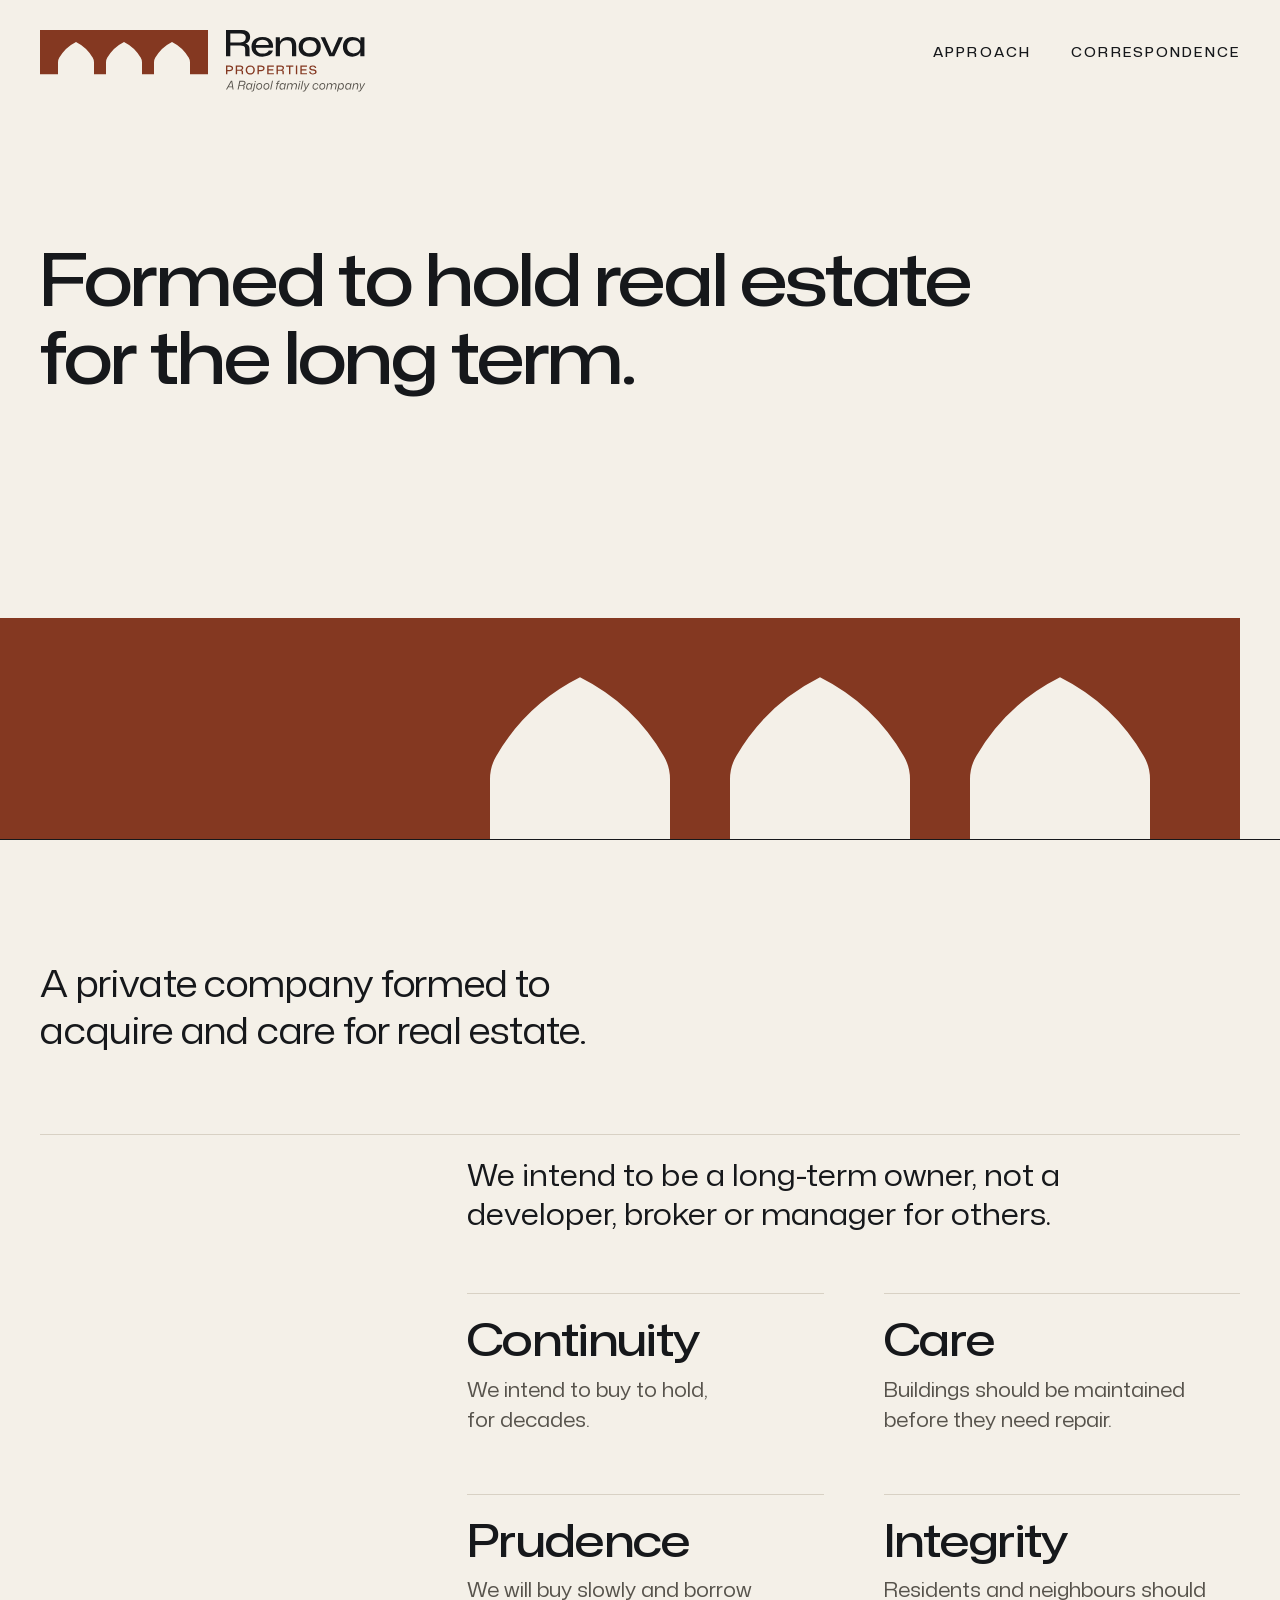
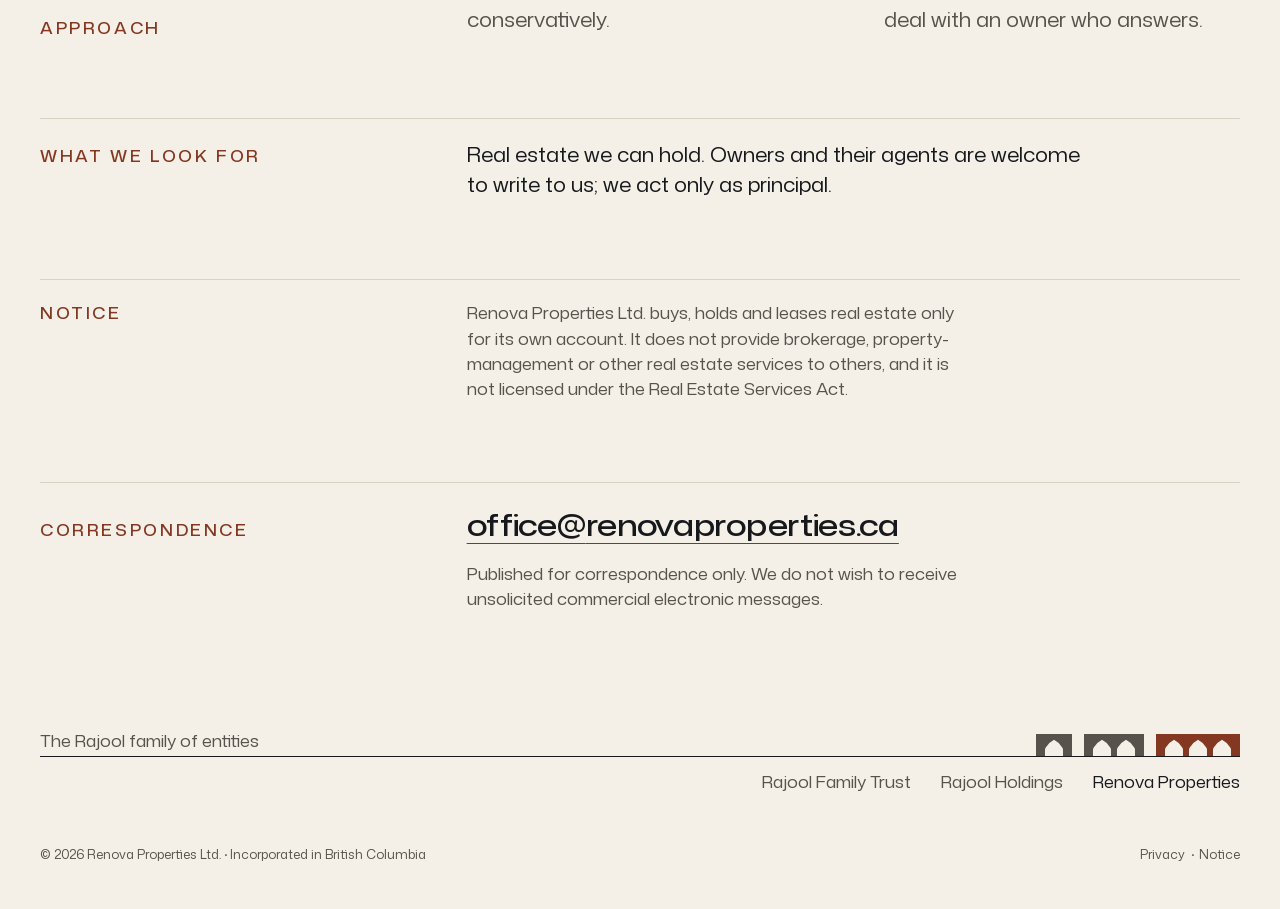
<file: index.html>
<!doctype html>
<html lang="en-CA">
<head>
<meta charset="utf-8">
<meta http-equiv="Content-Security-Policy" content="default-src 'none'; style-src 'self'; font-src 'self'; img-src 'self'; base-uri 'none'; form-action 'none'; upgrade-insecure-requests">
<meta name="viewport" content="width=device-width, initial-scale=1">
<meta name="referrer" content="strict-origin-when-cross-origin">
<title>Renova Properties</title>
<meta name="description" content="A private British Columbia company formed to acquire, care for and hold real estate for the long term.">
<meta name="robots" content="noindex">
<link rel="canonical" href="https://renovaproperties.ca/">
<meta property="og:type" content="website">
<meta property="og:site_name" content="Renova Properties">
<meta property="og:title" content="Renova Properties">
<meta property="og:description" content="A private British Columbia company formed to acquire, care for and hold real estate for the long term.">
<meta property="og:url" content="https://renovaproperties.ca/">
<meta property="og:locale" content="en_CA">
<meta property="og:image" content="https://renovaproperties.ca/assets/og.png?v=c6cda3461e">
<meta property="og:image:type" content="image/png">
<meta property="og:image:width" content="1200">
<meta property="og:image:height" content="630">
<meta property="og:image:alt" content="Renova Properties">
<meta name="twitter:card" content="summary_large_image">
<script type="application/ld+json">{"@context":"https://schema.org","@graph":[{"@type":"Corporation","@id":"https://renovaproperties.ca/#organization","name":"Renova Properties","legalName":"Renova Properties Ltd.","url":"https://renovaproperties.ca/","email":"office\u0040renovaproperties.ca","logo":"https://renovaproperties.ca/apple-touch-icon.png","description":"A private British Columbia company formed to acquire, care for and hold real estate for the long term."},{"@type":"WebSite","@id":"https://renovaproperties.ca/#website","name":"Renova Properties","url":"https://renovaproperties.ca/","publisher":{"@id":"https://renovaproperties.ca/#organization"}}]}</script>
<meta name="color-scheme" content="light">
<meta name="theme-color" content="#F4F0E8">
<link rel="preload" href="./assets/fonts/monasans-expanded-500-latin.woff2?v=4d032e9714" as="font" type="font/woff2" crossorigin>
<link rel="preload" href="./assets/fonts/monasans-semiexpanded-400-latin.woff2?v=7b20d30480" as="font" type="font/woff2" crossorigin>
<link rel="stylesheet" href="./assets/site.css?v=3ea23cbf12">
<link rel="icon" href="./favicon.ico?v=6ed0759dfd" sizes="32x32">
<link rel="icon" href="./icon.svg?v=09286f09c6" type="image/svg+xml">
<link rel="apple-touch-icon" href="./apple-touch-icon.png?v=fc18b44050">

</head>
<body>
<a class="skip-link" href="#main">Skip to content</a>
<header class="site-header">
<div class="wrap site-header__inner">
<a class="site-mark" href="./" aria-current="page"><svg viewBox="0 0 815 155" width="326" height="62" role="img" aria-label="Renova Properties, a Rajool family company"><title>Renova Properties, a Rajool family company</title><path class="mark" fill="#843821" fill-rule="evenodd" d="M0 110.83V0H420V110.83H375V80.83A22.5 22.5 0 0 0 371.99 69.58A100.44 100.44 0 0 0 330 30A100.44 100.44 0 0 0 288.01 69.58A22.5 22.5 0 0 0 285 80.83V110.83H255V80.83A22.5 22.5 0 0 0 251.99 69.58A100.44 100.44 0 0 0 210 30A100.44 100.44 0 0 0 168.01 69.58A22.5 22.5 0 0 0 165 80.83V110.83H135V80.83A22.5 22.5 0 0 0 131.99 69.58A100.44 100.44 0 0 0 90 30A100.44 100.44 0 0 0 48.01 69.58A22.5 22.5 0 0 0 45 80.83V110.83Z"/><path class="name" fill="#16181B" d="M465 65.76v-65.76h38.7q4.42 0 7.85 0.77t6.04 2.3 4.33 3.74 2.58 4.96 0.85 6q0 6.32-3.11 10.51t-8.8 5.82v0.54q3.61 0.54 5.91 2.17t3.39 4.23q1.08 2.62 1.08 6.32v11.73q0 1.71 0.13 3.29t0.77 3.38h-11q-0.46-1.53-0.59-3.16t-0.14-3.6v-9.93q0-3.42-0.99-5.68t-3.52-3.29-7.12-1.04h-26.61v-8.12h25.79q7.67 0 10.78-3.2t3.12-8.35q0-2.97-1-5.05t-2.84-3.38-4.37-1.89-5.69-0.59h-24.71v57.28zm91.2 0.81q-8.48 0-14.66-3.06t-9.51-8.53-3.34-12.85q0-7.67 3.34-13.22t9.56-8.57 14.52-3.02q8.93 0 15.07 3.29t9.15 9.25q3.03 5.95 2.3 14.25h-43.12q0.19 4.69 2.31 8.03t5.95 5.1 8.88 1.76q5.69 0 9.93-2.21t5.32-5.82h10.28q-0.9 4.78-4.46 8.3t-9.11 5.41-12.41 1.89zm-16.87-27.96l-0.54-0.9h34.01l-0.72 0.81q0.09-4.42-1.89-7.53t-5.55-4.74-8.53-1.62-8.66 1.71-5.73 4.87-2.39 7.4zm50.07 27.15v-47.72h10.19l0.27 9.83h0.64q2.61-5.14 7.89-7.84t11.41-2.71q4.6 0 8.39 1.17t6.54 3.75 4.28 6.85q1.54 4.29 1.54 10.51v26.16h-10.47v-24.35q0-5.42-1.44-8.98t-4.46-5.28-7.72-1.71q-4.96 0-8.7 2.12t-5.82 5.82-2.08 8.75v23.63zm84.98 0.9q-6.32 0-11.42-1.71t-8.75-4.92-5.63-7.75q-1.99-4.56-1.99-10.24 0-7.67 3.48-13.22t9.69-8.52q6.23-2.98 14.62-2.98 6.22 0 11.32 1.67t8.75 4.92 5.64 7.8 1.98 10.33q0 7.48-3.43 13.03t-9.65 8.57-14.61 3.02zm0-8.3q5.32 0 9.2-1.98t5.95-5.68 2.08-8.66q0-3.79-1.18-6.86t-3.42-5.23q-2.26-2.17-5.46-3.29t-7.17-1.13q-5.42 0-9.25 1.98t-5.95 5.73-2.12 8.8q0 3.7 1.21 6.72t3.43 5.18 5.41 3.3q3.21 1.12 7.27 1.12zm48.98 7.4l-21.74-47.72h10.91l11.46 26.34 5.32 13.26h0.63l5.24-13.26 11.45-26.34h10.83l-21.65 47.72zm57.64 0.81q-5.32 0-9.69-1.71t-7.49-4.96-4.83-7.8-1.71-10.15q0-7.58 2.97-13.13t8.35-8.52 12.4-2.98q4.96 0 8.75 1.22t6.5 3.38 4.15 5.05h0.54l0.27-8.93h9.92v47.72h-10.37v-9.38h-0.54q-2.26 4.6-7.45 7.4t-11.77 2.79zm2.98-8.11q5.23 0 8.98-2.08t5.72-5.5q1.99-3.43 1.99-7.4v-3.61q0-3.88-1.99-7.17t-5.72-5.28q-3.75-1.98-8.98-1.98-4.87 0-8.48 1.94t-5.64 5.59-2.03 8.98q0 5.05 2.03 8.79t5.64 5.73 8.48 1.99z"/><path class="descriptor" fill="#843821" d="M465 110.83v-21.87h9.72q2.64 0 4.43 0.84t2.7 2.38 0.91 3.71q0 2.22-0.99 3.78t-2.8 2.37-4.28 0.81h-6.63v-2.64h6.33q2.46 0 3.68-1.16t1.21-3.07q0-2.07-1.29-3.12t-3.6-1.05h-6.66l0.69-0.69v19.71zm24.36 0v-21.87h11.64q1.38 0 2.51 0.25t1.97 0.75q0.86 0.5 1.44 1.2t0.87 1.64 0.29 2.07q0 2.04-1.04 3.43t-2.92 1.94v0.18q1.23 0.21 2.01 0.75t1.13 1.42 0.34 2.12v3.81q0 0.57 0.05 1.14t0.28 1.17h-3.48q-0.18-0.48-0.22-1.05t-0.05-1.29v-3.21q0-1.14-0.33-1.88t-1.17-1.11-2.4-0.37h-7.86v-2.67h7.68q2.46 0 3.48-1.08t1.02-2.76q0-0.99-0.31-1.68t-0.92-1.14-1.42-0.65q-0.83-0.19-1.85-0.19h-7.32v19.08zm36.24 0.27q-2.61 0-4.71-0.78t-3.6-2.25-2.28-3.54-0.78-4.62q0-2.58 0.8-4.65t2.27-3.53q1.49-1.45 3.59-2.23t4.71-0.78 4.69 0.78 3.59 2.25 2.29 3.52q0.8 2.06 0.8 4.64 0 2.55-0.8 4.62t-2.29 3.54-3.59 2.25q-2.08 0.78-4.69 0.78zm0-2.88q2.43 0 4.19-1.01t2.71-2.86 0.96-4.44q0-1.98-0.55-3.53t-1.58-2.61-2.47-1.62q-1.46-0.55-3.26-0.55-2.43 0-4.18 0.97t-2.72 2.84-0.96 4.5q0 1.95 0.55 3.49t1.58 2.63 2.48 1.63q1.45 0.56 3.25 0.56zm18.09 2.61v-21.87h9.72q2.64 0 4.43 0.84t2.7 2.38 0.91 3.71q0 2.22-0.99 3.78t-2.8 2.37-4.28 0.81h-6.63v-2.64h6.33q2.46 0 3.68-1.16t1.21-3.07q0-2.07-1.29-3.12t-3.6-1.05h-6.66l0.69-0.69v19.71zm24.36 0v-21.87h16.62v2.88h-14.04l0.84-0.87v17.85l-0.84-0.87h14.07v2.88zm2.64-9.81v-2.67h12.51v2.67zm20.58 9.81v-21.87h11.64q1.38 0 2.51 0.25t1.98 0.75 1.44 1.2 0.86 1.64q0.29 0.93 0.29 2.07 0 2.04-1.04 3.43t-2.92 1.94v0.18q1.23 0.21 2.01 0.75t1.13 1.42 0.34 2.12v3.81q0 0.57 0.04 1.14t0.29 1.17h-3.48q-0.18-0.48-0.22-1.05t-0.05-1.29v-3.21q0-1.14-0.33-1.88t-1.17-1.11-2.4-0.37h-7.86v-2.67h7.68q2.46 0 3.48-1.08t1.02-2.76q0-0.99-0.32-1.68t-0.91-1.14-1.42-0.65-1.85-0.19h-7.32v19.08zm31.29 0v-19.35h3.42v19.35zm-7.35-18.96v-2.91h18.21v2.91zm24.45 18.96v-21.87h3.42v21.87zm11.25 0v-21.87h16.62v2.88h-14.04l0.84-0.87v17.85l-0.84-0.87h14.07v2.88zm2.64-9.81v-2.67h12.51v2.67zm28.68 10.08q-3.21 0-5.28-0.92t-3.09-2.52-1.08-3.67h3.57q0.06 1.44 0.72 2.46t1.98 1.54 3.27 0.53q1.77 0 3-0.41t1.86-1.2 0.63-1.96q0-1.02-0.36-1.67t-1.11-1.03-1.92-0.66-2.76-0.51q-1.98-0.3-3.52-0.72t-2.61-1.1-1.64-1.72-0.57-2.58q0-1.95 1.07-3.35t3.01-2.14 4.62-0.75 4.56 0.78 2.93 2.22q1.03 1.44 1.09 3.42h-3.48q-0.06-1.35-0.72-2.21t-1.81-1.27-2.72-0.42q-1.59 0-2.7 0.4t-1.71 1.14-0.6 1.79q0 1.2 0.61 1.84t1.97 1.01 3.54 0.69q1.8 0.24 3.33 0.63t2.67 1.08 1.77 1.86 0.63 3.03q0 1.92-1.05 3.36t-3.07 2.23-5.03 0.8z"/><path class="endorsement" fill="#57534C" d="M465 148.83l12.36-21.87h3.12l3.42 21.87h-2.46l-2.46-16.35-0.45-2.94h-0.15l-1.53 2.85-9.24 16.44zm5.34-5.4l1.02-2.04h9.33l0.24 2.04zm23.61 5.4l4.53-21.87h9q1.83 0 3.05 0.48t1.93 1.24 1.02 1.65 0.33 1.77-0.12 1.58q-0.36 1.74-1.59 2.94t-3.09 1.65l-0.03 0.18q1.05 0.33 1.65 0.97t0.75 1.56-0.12 2.15l-0.75 3.51q-0.21 0.96-0.22 1.41t0.07 0.78h-2.55q-0.09-0.36-0.01-0.9t0.25-1.32l0.66-3.24q0.33-1.47 0.06-2.31t-0.94-1.19-1.64-0.34h-8.1l0.42-2.13h7.56q2.01 0 3.33-0.96t1.68-2.61q0.15-0.57 0.12-1.37t-0.4-1.57-1.31-1.29-2.64-0.51h-6.27l-4.11 19.74zm26.88 0.3q-1.32 0-2.35-0.5t-1.77-1.42-1.08-2.21q-0.35-1.27-0.29-2.83 0.09-2.88 1.07-4.98t2.68-3.24 4.02-1.14q1.29 0 2.32 0.46t1.76 1.31 0.99 1.95h0.18l0.84-3.45h2.28l-3.3 15.75h-2.28l0.48-2.76-0.12-0.03q-0.84 1.56-2.28 2.32t-3.15 0.77zm0.99-2.04q1.41 0 2.49-0.57t1.82-1.64 1.03-2.44l0.33-1.62q0.39-1.77 0.02-3.12t-1.4-2.1-2.58-0.75q-1.74 0-2.99 0.91t-1.93 2.52-0.75 3.74q-0.06 1.53 0.41 2.68t1.36 1.77 2.19 0.62zm6.54 6.75l0.39-1.92h1.11q1.29 0 1.92-0.54t0.93-1.92l3.42-16.38h2.4l-3.51 16.8q-0.27 1.35-0.9 2.22t-1.59 1.3-2.25 0.44zm9.72-23.46q-0.63 0-1.02-0.36t-0.39-0.93q0-0.63 0.45-1.04t1.17-0.4q0.63 0 1.02 0.34t0.39 0.95q0 0.63-0.43 1.03t-1.19 0.41zm8.88 18.75q-1.56 0-2.78-0.53t-2.06-1.5q-0.86-0.97-1.26-2.32t-0.29-3q0.09-2.64 1.17-4.67t2.96-3.18 4.33-1.15q1.53 0 2.75 0.52t2.05 1.49 1.23 2.31 0.3 3.03q-0.12 2.64-1.2 4.66t-2.92 3.18-4.28 1.16zm0.15-2.01q1.74 0 3.05-0.92t2.05-2.56 0.84-3.81q0.06-1.2-0.22-2.13t-0.84-1.59-1.35-0.99-1.79-0.33q-1.74 0-3.03 0.9t-2.04 2.55-0.84 3.87q-0.03 1.2 0.24 2.14t0.81 1.58 1.34 0.96 1.78 0.33zm17.94 2.01q-1.56 0-2.77-0.53t-2.07-1.5-1.26-2.32-0.29-3q0.09-2.64 1.17-4.67t2.96-3.18 4.33-1.15q1.53 0 2.75 0.52t2.05 1.49 1.23 2.31 0.3 3.03q-0.12 2.64-1.2 4.66t-2.92 3.18-4.28 1.16zm0.15-2.01q1.74 0 3.05-0.92t2.05-2.56 0.84-3.81q0.06-1.2-0.22-2.13t-0.84-1.59-1.35-0.99-1.79-0.33q-1.74 0-3.03 0.9t-2.04 2.55-0.84 3.87q-0.03 1.2 0.24 2.14t0.81 1.58 1.34 0.96 1.78 0.33zm10.29 1.71l4.53-21.87h2.4l-4.56 21.87zm14.07 0l2.88-13.8h-2.55l0.42-1.95h2.55l0.63-3.03q0.33-1.56 1.35-2.33t2.7-0.76h2.4l-0.42 1.95h-1.62q-0.93 0-1.42 0.37t-0.68 1.22l-0.54 2.58h3.09l-0.42 1.95h-3.09l-2.88 13.8zm14.67 0.3q-1.32 0-2.35-0.5t-1.77-1.42-1.08-2.21q-0.35-1.27-0.29-2.83 0.09-2.88 1.07-4.98t2.68-3.24 4.02-1.14q1.29 0 2.33 0.46t1.75 1.31 0.99 1.95h0.18l0.84-3.45h2.28l-3.3 15.75h-2.28l0.48-2.76-0.12-0.03q-0.84 1.56-2.28 2.32t-3.15 0.77zm0.99-2.04q1.41 0 2.49-0.57t1.82-1.64 1.03-2.44l0.33-1.62q0.39-1.77 0.02-3.12t-1.4-2.1-2.58-0.75q-1.74 0-2.99 0.91t-1.93 2.52-0.75 3.74q-0.06 1.53 0.41 2.68t1.36 1.77 2.19 0.62zm10.95 1.74l3.3-15.75h2.25l-0.45 2.85h0.18q0.93-1.5 2.39-2.33t3.16-0.82q1.86 0 3.08 0.97t1.45 2.81h0.24q1.02-1.95 2.63-2.87t3.43-0.91q1.74 0 2.93 0.79t1.6 2.37-0.09 3.92l-1.86 8.97h-2.4l1.8-8.61q0.36-1.71 0.15-2.91t-1.01-1.83-2.2-0.63q-1.35 0-2.46 0.63t-1.86 1.77-1.08 2.67l-1.86 8.91h-2.43l1.8-8.61q0.36-1.77 0.14-2.96t-0.99-1.8-2.15-0.61q-1.29 0-2.4 0.6t-1.89 1.72-1.11 2.72l-1.86 8.94zm28.47 0l3.27-15.75h2.43l-3.33 15.75zm5.22-18.45q-0.63 0-1.02-0.36t-0.39-0.93q0-0.63 0.45-1.04t1.17-0.4q0.63 0 1.02 0.34t0.39 0.95q0 0.63-0.44 1.03t-1.18 0.41zm1.77 18.45l4.53-21.87h2.4l-4.56 21.87zm5.07 5.01l0.42-2.04h0.9q0.84 0 1.49-0.14t1.15-0.54 0.99-1.21l1.56-2.58-0.06 1.08-2.97-15.33h2.46l1.2 7.5 0.78 4.83h0.18l2.64-4.83 4.05-7.5h2.73l-10.2 17.46q-0.72 1.23-1.51 1.96t-1.83 1.04-2.48 0.3zm31.08-4.71q-1.56 0-2.77-0.51t-2.06-1.49-1.24-2.34q-0.41-1.36-0.29-3.04 0.06-1.77 0.66-3.39t1.68-2.88 2.61-1.98 3.51-0.72q1.83 0 3.23 0.72t2.17 1.99 0.78 2.96h-2.28q-0.03-1.08-0.55-1.91t-1.43-1.29-2.1-0.46q-1.47 0-2.58 0.61t-1.83 1.68-1.09 2.42-0.41 2.82q0 1.53 0.5 2.61t1.42 1.63 2.22 0.56q1.26 0 2.27-0.44t1.71-1.23 1.03-1.9h2.34q-0.36 1.71-1.45 2.95t-2.66 1.94-3.39 0.69zm16.89 0q-1.56 0-2.77-0.53t-2.07-1.5-1.26-2.32-0.29-3q0.09-2.64 1.17-4.67t2.96-3.18 4.33-1.15q1.53 0 2.75 0.52t2.05 1.49 1.23 2.31 0.3 3.03q-0.12 2.64-1.2 4.66t-2.92 3.18-4.28 1.16zm0.15-2.01q1.74 0 3.05-0.92t2.05-2.56 0.84-3.81q0.06-1.2-0.22-2.13t-0.84-1.59-1.35-0.99-1.79-0.33q-1.74 0-3.03 0.9t-2.04 2.55-0.84 3.87q-0.03 1.2 0.24 2.14t0.81 1.58 1.34 0.96 1.78 0.33zm10.29 1.71l3.3-15.75h2.25l-0.45 2.85h0.18q0.93-1.5 2.39-2.33t3.16-0.82q1.86 0 3.08 0.97t1.45 2.81h0.24q1.02-1.95 2.63-2.87t3.43-0.91q1.74 0 2.93 0.79t1.6 2.37-0.09 3.92l-1.86 8.97h-2.4l1.8-8.61q0.36-1.71 0.15-2.91t-1-1.83-2.21-0.63q-1.35 0-2.46 0.63t-1.86 1.77-1.08 2.67l-1.86 8.91h-2.43l1.8-8.61q0.36-1.77 0.14-2.96t-0.99-1.8-2.15-0.61q-1.29 0-2.4 0.6t-1.89 1.72-1.11 2.72l-1.86 8.94zm27.42 5.01l4.32-20.76h2.28l-0.48 2.79h0.12q0.87-1.53 2.31-2.31t3.12-0.78q1.32 0 2.36 0.49t1.77 1.43 1.08 2.2q0.34 1.28 0.28 2.87-0.06 2.85-1.05 4.93t-2.7 3.24-4.02 1.16q-1.26 0-2.31-0.47t-1.75-1.3-1.01-1.95h-0.15l-1.74 8.46zm9.03-6.78q1.74 0 2.99-0.9t1.93-2.52 0.72-3.75q0.06-1.56-0.39-2.69t-1.34-1.75-2.2-0.63q-1.41 0-2.5 0.58t-1.82 1.62-1.02 2.45l-0.33 1.62q-0.36 1.77 0 3.12t1.38 2.1 2.58 0.75zm16.89 2.07q-1.32 0-2.35-0.5t-1.77-1.42-1.08-2.21q-0.35-1.27-0.29-2.83 0.09-2.88 1.07-4.98t2.68-3.24 4.02-1.14q1.29 0 2.33 0.46t1.75 1.31 0.99 1.95h0.18l0.84-3.45h2.28l-3.3 15.75h-2.28l0.48-2.76-0.12-0.03q-0.84 1.56-2.28 2.32t-3.15 0.77zm0.99-2.04q1.41 0 2.49-0.57t1.82-1.64 1.03-2.44l0.33-1.62q0.39-1.77 0.02-3.12t-1.4-2.1-2.58-0.75q-1.74 0-2.98 0.91t-1.94 2.52-0.75 3.74q-0.06 1.53 0.41 2.68t1.36 1.77 2.19 0.62zm10.95 1.74l3.27-15.75h2.22l-0.42 2.85h0.18q0.96-1.59 2.49-2.37t3.12-0.78q1.26 0 2.24 0.45t1.57 1.33 0.78 2.22-0.21 3.14l-1.86 8.91h-2.4l1.8-8.67q0.36-1.71 0.15-2.9t-1-1.81-2.21-0.63q-1.32 0-2.44 0.63t-1.92 1.75-1.1 2.66l-1.89 8.97zm15.21 5.01l0.42-2.04h0.9q0.84 0 1.49-0.14t1.15-0.54 0.99-1.21l1.56-2.58-0.06 1.08-2.97-15.33h2.46l1.2 7.5 0.78 4.83h0.18l2.64-4.83 4.05-7.5h2.73l-10.2 17.46q-0.72 1.23-1.51 1.96t-1.83 1.04-2.48 0.3z"/></svg></a>
<nav class="site-nav" aria-label="Sections">
<ul class="site-nav__list" role="list"><li><a href="./#approach">Approach</a></li><li><a href="./#correspondence">Correspondence</a></li></ul>
<details class="site-menu">
<summary>Menu</summary>
<ul role="list"><li><a href="./#approach">Approach</a></li><li><a href="./#correspondence">Correspondence</a></li></ul>
</details>
</nav>
</div>
</header>

<main id="main" tabindex="-1">
<section class="hero">
<div class="wrap hero__text">
<h1 class="hero__line">Formed to hold real&nbsp;estate for the long&nbsp;term.</h1>
</div>
<div class="bridge"><div class="wrap bridge__wrap"><svg class="span-bar" viewBox="0 0 420 110.5" aria-hidden="true"><path class="mark" d="M-5000 110.5V0H420V110.5H375V80.5A22.5 22.5 0 0 0 371.99 69.25A100.44 100.44 0 0 0 330 29.67A100.44 100.44 0 0 0 288.01 69.25A22.5 22.5 0 0 0 285 80.5V110.5H255V80.5A22.5 22.5 0 0 0 251.99 69.25A100.44 100.44 0 0 0 210 29.67A100.44 100.44 0 0 0 168.01 69.25A22.5 22.5 0 0 0 165 80.5V110.5H135V80.5A22.5 22.5 0 0 0 131.99 69.25A100.44 100.44 0 0 0 90 29.67A100.44 100.44 0 0 0 48.01 69.25A22.5 22.5 0 0 0 45 80.5V110.5Z"/></svg></div></div>
</section>

<div class="wrap statement">
<p>A private company formed to acquire and care for real&nbsp;estate.</p>
</div>

<section class="section" id="approach">
<div class="wrap section__grid">
<h2>Approach</h2>
<div class="section__body">
<p class="section__lead">We intend to be a long-term owner, not a developer, broker or manager for others.</p>
<dl class="principles">
<div><dt>Continuity</dt><dd>We intend to buy to hold, for decades.</dd></div>
<div><dt>Care</dt><dd>Buildings should be maintained before they need repair.</dd></div>
<div><dt>Prudence</dt><dd>We will buy slowly and borrow conservatively.</dd></div>
<div><dt>Integrity</dt><dd>Residents and neighbours should deal with an owner who answers.</dd></div>
</dl>
</div>
</div>
</section>

<section class="section" id="what-we-look-for">
<div class="wrap section__grid">
<h2>What we look for</h2>
<div class="prose"><p>Real estate we can hold. Owners and their agents are welcome to write to us; we act only as principal.</p></div>
</div>
</section>

<section class="section section--small" id="notice">
<div class="wrap section__grid">
<h2>Notice</h2>
<div class="prose"><p>Renova Properties Ltd. buys, holds and leases real estate only for its own account. It does not provide brokerage, property-management or other real estate services to others, and it is not licensed under the Real Estate Services Act.</p></div>
</div>
</section>

<section class="section" id="correspondence">
<div class="wrap section__grid">
<h2>Correspondence</h2>
<div class="prose">
<p class="mailbox"><a href="&#109;&#97;&#105;&#108;&#116;&#111;&#58;&#111;&#102;&#102;&#105;&#99;&#101;&#64;&#114;&#101;&#110;&#111;&#118;&#97;&#112;&#114;&#111;&#112;&#101;&#114;&#116;&#105;&#101;&#115;&#46;&#99;&#97;">&#111;&#102;&#102;&#105;&#99;&#101;&#64;<wbr>&#114;&#101;&#110;&#111;&#118;&#97;&#112;&#114;&#111;&#112;&#101;&#114;&#116;&#105;&#101;&#115;&#46;&#99;&#97;</a></p>
<p class="casl">Published for correspondence only. We do not wish to receive unsolicited commercial electronic messages.</p>

</div>
</div>
</section>


</main>
<footer class="site-footer">
<div class="wrap">
<div class="family">
<p class="family__line">The Rajool family of entities</p>
<svg class="family__strip" viewBox="0 0.83 1020 110" width="204" height="22" aria-hidden="true"><path class="mark trust" fill="#1F5544" fill-rule="evenodd" d="M0 110.83V0H180V110.83H135V80.83A22.5 22.5 0 0 0 131.99 69.58A100.44 100.44 0 0 0 90 30A100.44 100.44 0 0 0 48.01 69.58A22.5 22.5 0 0 0 45 80.83V110.83Z"/><path class="mark holdings" fill="#2A3F86" fill-rule="evenodd" d="M240 110.83V0H540V110.83H495V80.83A22.5 22.5 0 0 0 491.99 69.58A100.44 100.44 0 0 0 450 30A100.44 100.44 0 0 0 408.01 69.58A22.5 22.5 0 0 0 405 80.83V110.83H375V80.83A22.5 22.5 0 0 0 371.99 69.58A100.44 100.44 0 0 0 330 30A100.44 100.44 0 0 0 288.01 69.58A22.5 22.5 0 0 0 285 80.83V110.83Z"/><path class="mark renova current" fill="#843821" fill-rule="evenodd" d="M600 110.83V0H1020V110.83H975V80.83A22.5 22.5 0 0 0 971.99 69.58A100.44 100.44 0 0 0 930 30A100.44 100.44 0 0 0 888.01 69.58A22.5 22.5 0 0 0 885 80.83V110.83H855V80.83A22.5 22.5 0 0 0 851.99 69.58A100.44 100.44 0 0 0 810 30A100.44 100.44 0 0 0 768.01 69.58A22.5 22.5 0 0 0 765 80.83V110.83H735V80.83A22.5 22.5 0 0 0 731.99 69.58A100.44 100.44 0 0 0 690 30A100.44 100.44 0 0 0 648.01 69.58A22.5 22.5 0 0 0 645 80.83V110.83Z"/></svg>
</div>
<ul class="family__names" role="list"><li><a href="https://rajoolfamilytrust.ca/">Rajool Family Trust</a></li><li><a href="https://rajoolholdings.ca/">Rajool Holdings</a></li><li><a href="https://renovaproperties.ca/" aria-current="page">Renova Properties</a></li></ul>
<div class="legal">
<p class="legal__name"><span>© 2026 Renova Properties Ltd.</span><span class="sep"> · </span><span>Incorporated in British Columbia</span></p>
<ul class="legal__links" role="list">
<li><a href="./privacy/">Privacy</a></li>
<li><a href="./#notice">Notice</a></li>
</ul>
</div>
</div>
</footer>

</body>
</html>
</file>
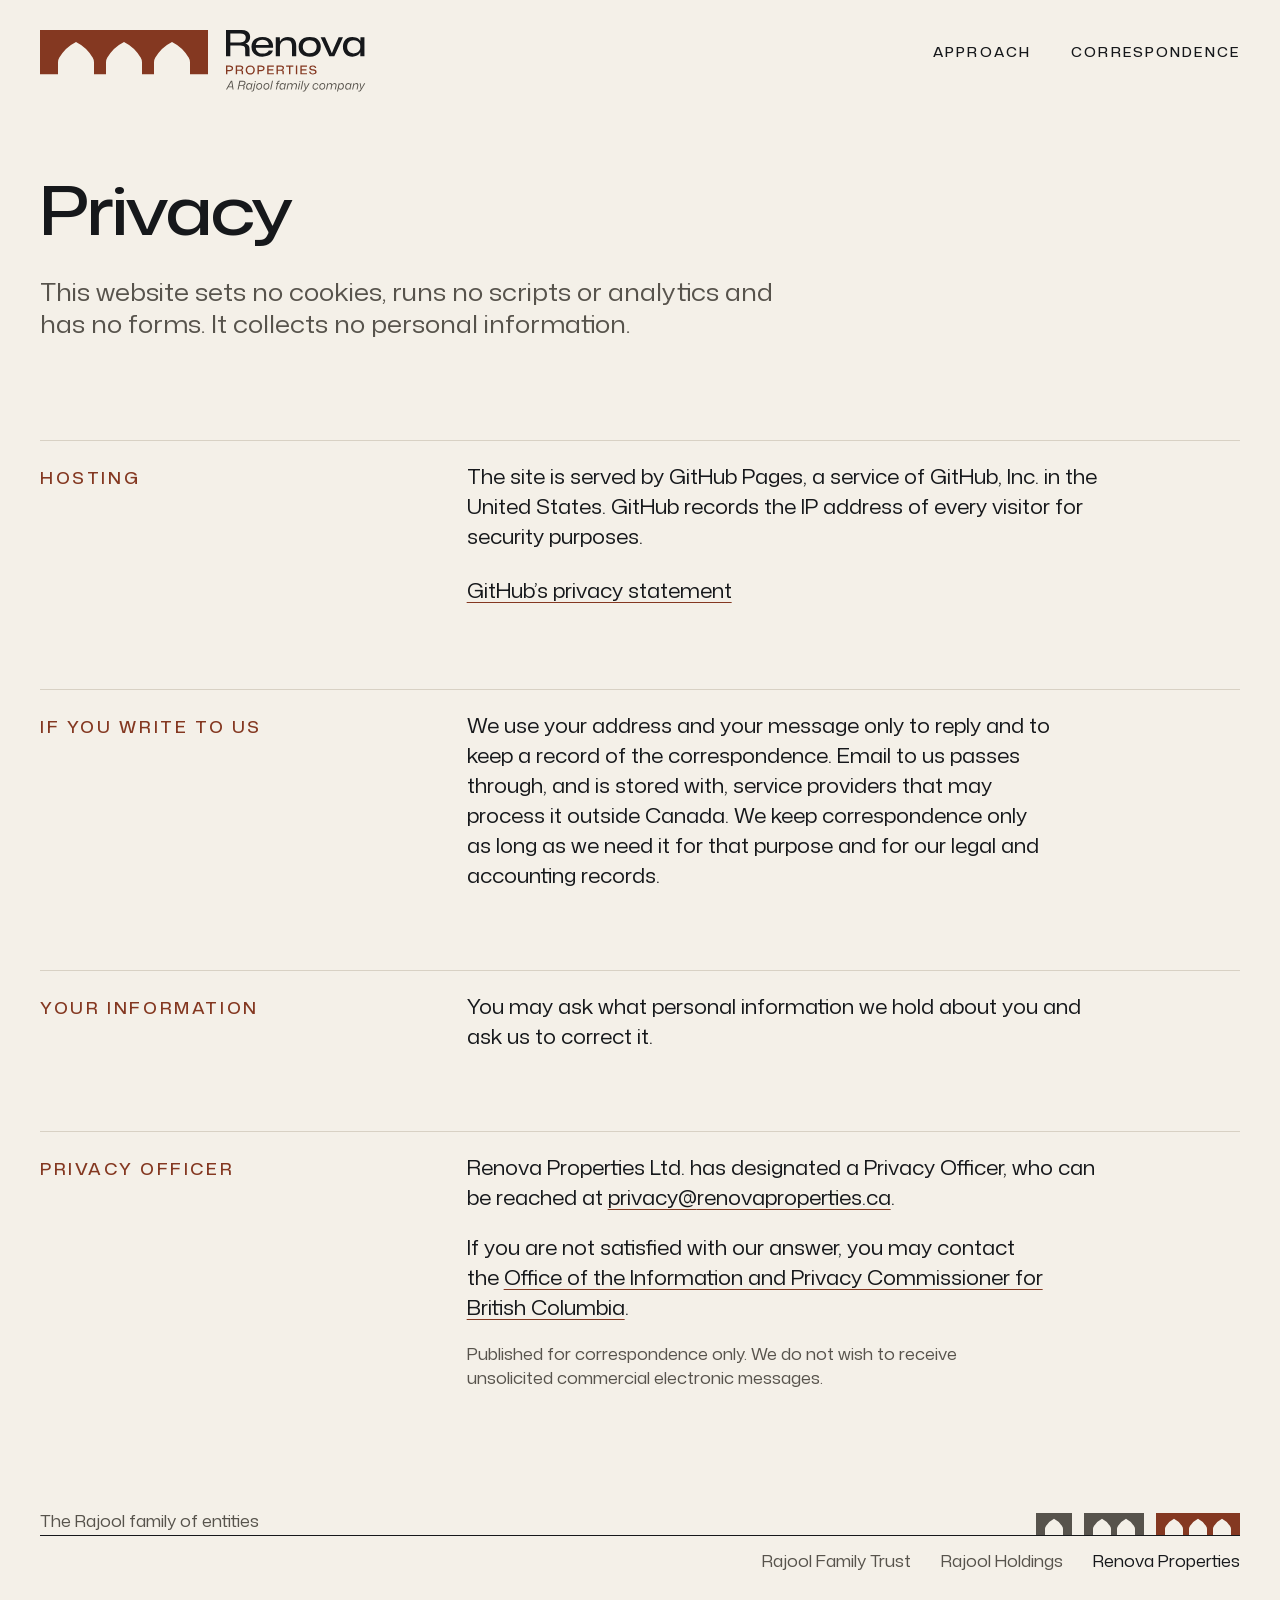
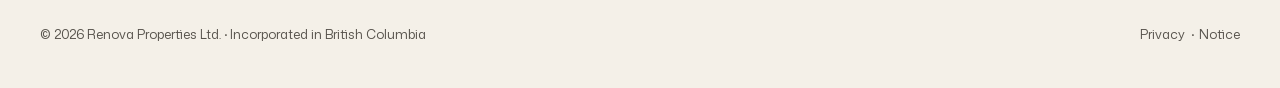
<file: privacy/index.html>
<!doctype html>
<html lang="en-CA">
<head>
<meta charset="utf-8">
<meta http-equiv="Content-Security-Policy" content="default-src 'none'; style-src 'self'; font-src 'self'; img-src 'self'; base-uri 'none'; form-action 'none'; upgrade-insecure-requests">
<meta name="viewport" content="width=device-width, initial-scale=1">
<meta name="referrer" content="strict-origin-when-cross-origin">
<title>Privacy · Renova Properties</title>
<meta name="description" content="This website sets no cookies, runs no scripts or analytics and has no forms. It collects no personal information.">
<meta name="robots" content="noindex">
<link rel="canonical" href="https://renovaproperties.ca/privacy/">
<meta property="og:type" content="website">
<meta property="og:site_name" content="Renova Properties">
<meta property="og:title" content="Privacy · Renova Properties">
<meta property="og:description" content="This website sets no cookies, runs no scripts or analytics and has no forms. It collects no personal information.">
<meta property="og:url" content="https://renovaproperties.ca/privacy/">
<meta property="og:locale" content="en_CA">
<meta property="og:image" content="https://renovaproperties.ca/assets/og.png?v=c6cda3461e">
<meta property="og:image:type" content="image/png">
<meta property="og:image:width" content="1200">
<meta property="og:image:height" content="630">
<meta property="og:image:alt" content="Renova Properties">
<meta name="twitter:card" content="summary_large_image">
<meta name="color-scheme" content="light">
<meta name="theme-color" content="#F4F0E8">
<link rel="preload" href="../assets/fonts/monasans-expanded-500-latin.woff2?v=4d032e9714" as="font" type="font/woff2" crossorigin>
<link rel="preload" href="../assets/fonts/monasans-semiexpanded-400-latin.woff2?v=7b20d30480" as="font" type="font/woff2" crossorigin>
<link rel="stylesheet" href="../assets/site.css?v=3ea23cbf12">
<link rel="icon" href="../favicon.ico?v=6ed0759dfd" sizes="32x32">
<link rel="icon" href="../icon.svg?v=09286f09c6" type="image/svg+xml">
<link rel="apple-touch-icon" href="../apple-touch-icon.png?v=fc18b44050">

</head>
<body>
<a class="skip-link" href="#main">Skip to content</a>
<header class="site-header">
<div class="wrap site-header__inner">
<a class="site-mark" href="../"><svg viewBox="0 0 815 155" width="326" height="62" role="img" aria-label="Renova Properties, a Rajool family company"><title>Renova Properties, a Rajool family company</title><path class="mark" fill="#843821" fill-rule="evenodd" d="M0 110.83V0H420V110.83H375V80.83A22.5 22.5 0 0 0 371.99 69.58A100.44 100.44 0 0 0 330 30A100.44 100.44 0 0 0 288.01 69.58A22.5 22.5 0 0 0 285 80.83V110.83H255V80.83A22.5 22.5 0 0 0 251.99 69.58A100.44 100.44 0 0 0 210 30A100.44 100.44 0 0 0 168.01 69.58A22.5 22.5 0 0 0 165 80.83V110.83H135V80.83A22.5 22.5 0 0 0 131.99 69.58A100.44 100.44 0 0 0 90 30A100.44 100.44 0 0 0 48.01 69.58A22.5 22.5 0 0 0 45 80.83V110.83Z"/><path class="name" fill="#16181B" d="M465 65.76v-65.76h38.7q4.42 0 7.85 0.77t6.04 2.3 4.33 3.74 2.58 4.96 0.85 6q0 6.32-3.11 10.51t-8.8 5.82v0.54q3.61 0.54 5.91 2.17t3.39 4.23q1.08 2.62 1.08 6.32v11.73q0 1.71 0.13 3.29t0.77 3.38h-11q-0.46-1.53-0.59-3.16t-0.14-3.6v-9.93q0-3.42-0.99-5.68t-3.52-3.29-7.12-1.04h-26.61v-8.12h25.79q7.67 0 10.78-3.2t3.12-8.35q0-2.97-1-5.05t-2.84-3.38-4.37-1.89-5.69-0.59h-24.71v57.28zm91.2 0.81q-8.48 0-14.66-3.06t-9.51-8.53-3.34-12.85q0-7.67 3.34-13.22t9.56-8.57 14.52-3.02q8.93 0 15.07 3.29t9.15 9.25q3.03 5.95 2.3 14.25h-43.12q0.19 4.69 2.31 8.03t5.95 5.1 8.88 1.76q5.69 0 9.93-2.21t5.32-5.82h10.28q-0.9 4.78-4.46 8.3t-9.11 5.41-12.41 1.89zm-16.87-27.96l-0.54-0.9h34.01l-0.72 0.81q0.09-4.42-1.89-7.53t-5.55-4.74-8.53-1.62-8.66 1.71-5.73 4.87-2.39 7.4zm50.07 27.15v-47.72h10.19l0.27 9.83h0.64q2.61-5.14 7.89-7.84t11.41-2.71q4.6 0 8.39 1.17t6.54 3.75 4.28 6.85q1.54 4.29 1.54 10.51v26.16h-10.47v-24.35q0-5.42-1.44-8.98t-4.46-5.28-7.72-1.71q-4.96 0-8.7 2.12t-5.82 5.82-2.08 8.75v23.63zm84.98 0.9q-6.32 0-11.42-1.71t-8.75-4.92-5.63-7.75q-1.99-4.56-1.99-10.24 0-7.67 3.48-13.22t9.69-8.52q6.23-2.98 14.62-2.98 6.22 0 11.32 1.67t8.75 4.92 5.64 7.8 1.98 10.33q0 7.48-3.43 13.03t-9.65 8.57-14.61 3.02zm0-8.3q5.32 0 9.2-1.98t5.95-5.68 2.08-8.66q0-3.79-1.18-6.86t-3.42-5.23q-2.26-2.17-5.46-3.29t-7.17-1.13q-5.42 0-9.25 1.98t-5.95 5.73-2.12 8.8q0 3.7 1.21 6.72t3.43 5.18 5.41 3.3q3.21 1.12 7.27 1.12zm48.98 7.4l-21.74-47.72h10.91l11.46 26.34 5.32 13.26h0.63l5.24-13.26 11.45-26.34h10.83l-21.65 47.72zm57.64 0.81q-5.32 0-9.69-1.71t-7.49-4.96-4.83-7.8-1.71-10.15q0-7.58 2.97-13.13t8.35-8.52 12.4-2.98q4.96 0 8.75 1.22t6.5 3.38 4.15 5.05h0.54l0.27-8.93h9.92v47.72h-10.37v-9.38h-0.54q-2.26 4.6-7.45 7.4t-11.77 2.79zm2.98-8.11q5.23 0 8.98-2.08t5.72-5.5q1.99-3.43 1.99-7.4v-3.61q0-3.88-1.99-7.17t-5.72-5.28q-3.75-1.98-8.98-1.98-4.87 0-8.48 1.94t-5.64 5.59-2.03 8.98q0 5.05 2.03 8.79t5.64 5.73 8.48 1.99z"/><path class="descriptor" fill="#843821" d="M465 110.83v-21.87h9.72q2.64 0 4.43 0.84t2.7 2.38 0.91 3.71q0 2.22-0.99 3.78t-2.8 2.37-4.28 0.81h-6.63v-2.64h6.33q2.46 0 3.68-1.16t1.21-3.07q0-2.07-1.29-3.12t-3.6-1.05h-6.66l0.69-0.69v19.71zm24.36 0v-21.87h11.64q1.38 0 2.51 0.25t1.97 0.75q0.86 0.5 1.44 1.2t0.87 1.64 0.29 2.07q0 2.04-1.04 3.43t-2.92 1.94v0.18q1.23 0.21 2.01 0.75t1.13 1.42 0.34 2.12v3.81q0 0.57 0.05 1.14t0.28 1.17h-3.48q-0.18-0.48-0.22-1.05t-0.05-1.29v-3.21q0-1.14-0.33-1.88t-1.17-1.11-2.4-0.37h-7.86v-2.67h7.68q2.46 0 3.48-1.08t1.02-2.76q0-0.99-0.31-1.68t-0.92-1.14-1.42-0.65q-0.83-0.19-1.85-0.19h-7.32v19.08zm36.24 0.27q-2.61 0-4.71-0.78t-3.6-2.25-2.28-3.54-0.78-4.62q0-2.58 0.8-4.65t2.27-3.53q1.49-1.45 3.59-2.23t4.71-0.78 4.69 0.78 3.59 2.25 2.29 3.52q0.8 2.06 0.8 4.64 0 2.55-0.8 4.62t-2.29 3.54-3.59 2.25q-2.08 0.78-4.69 0.78zm0-2.88q2.43 0 4.19-1.01t2.71-2.86 0.96-4.44q0-1.98-0.55-3.53t-1.58-2.61-2.47-1.62q-1.46-0.55-3.26-0.55-2.43 0-4.18 0.97t-2.72 2.84-0.96 4.5q0 1.95 0.55 3.49t1.58 2.63 2.48 1.63q1.45 0.56 3.25 0.56zm18.09 2.61v-21.87h9.72q2.64 0 4.43 0.84t2.7 2.38 0.91 3.71q0 2.22-0.99 3.78t-2.8 2.37-4.28 0.81h-6.63v-2.64h6.33q2.46 0 3.68-1.16t1.21-3.07q0-2.07-1.29-3.12t-3.6-1.05h-6.66l0.69-0.69v19.71zm24.36 0v-21.87h16.62v2.88h-14.04l0.84-0.87v17.85l-0.84-0.87h14.07v2.88zm2.64-9.81v-2.67h12.51v2.67zm20.58 9.81v-21.87h11.64q1.38 0 2.51 0.25t1.98 0.75 1.44 1.2 0.86 1.64q0.29 0.93 0.29 2.07 0 2.04-1.04 3.43t-2.92 1.94v0.18q1.23 0.21 2.01 0.75t1.13 1.42 0.34 2.12v3.81q0 0.57 0.04 1.14t0.29 1.17h-3.48q-0.18-0.48-0.22-1.05t-0.05-1.29v-3.21q0-1.14-0.33-1.88t-1.17-1.11-2.4-0.37h-7.86v-2.67h7.68q2.46 0 3.48-1.08t1.02-2.76q0-0.99-0.32-1.68t-0.91-1.14-1.42-0.65-1.85-0.19h-7.32v19.08zm31.29 0v-19.35h3.42v19.35zm-7.35-18.96v-2.91h18.21v2.91zm24.45 18.96v-21.87h3.42v21.87zm11.25 0v-21.87h16.62v2.88h-14.04l0.84-0.87v17.85l-0.84-0.87h14.07v2.88zm2.64-9.81v-2.67h12.51v2.67zm28.68 10.08q-3.21 0-5.28-0.92t-3.09-2.52-1.08-3.67h3.57q0.06 1.44 0.72 2.46t1.98 1.54 3.27 0.53q1.77 0 3-0.41t1.86-1.2 0.63-1.96q0-1.02-0.36-1.67t-1.11-1.03-1.92-0.66-2.76-0.51q-1.98-0.3-3.52-0.72t-2.61-1.1-1.64-1.72-0.57-2.58q0-1.95 1.07-3.35t3.01-2.14 4.62-0.75 4.56 0.78 2.93 2.22q1.03 1.44 1.09 3.42h-3.48q-0.06-1.35-0.72-2.21t-1.81-1.27-2.72-0.42q-1.59 0-2.7 0.4t-1.71 1.14-0.6 1.79q0 1.2 0.61 1.84t1.97 1.01 3.54 0.69q1.8 0.24 3.33 0.63t2.67 1.08 1.77 1.86 0.63 3.03q0 1.92-1.05 3.36t-3.07 2.23-5.03 0.8z"/><path class="endorsement" fill="#57534C" d="M465 148.83l12.36-21.87h3.12l3.42 21.87h-2.46l-2.46-16.35-0.45-2.94h-0.15l-1.53 2.85-9.24 16.44zm5.34-5.4l1.02-2.04h9.33l0.24 2.04zm23.61 5.4l4.53-21.87h9q1.83 0 3.05 0.48t1.93 1.24 1.02 1.65 0.33 1.77-0.12 1.58q-0.36 1.74-1.59 2.94t-3.09 1.65l-0.03 0.18q1.05 0.33 1.65 0.97t0.75 1.56-0.12 2.15l-0.75 3.51q-0.21 0.96-0.22 1.41t0.07 0.78h-2.55q-0.09-0.36-0.01-0.9t0.25-1.32l0.66-3.24q0.33-1.47 0.06-2.31t-0.94-1.19-1.64-0.34h-8.1l0.42-2.13h7.56q2.01 0 3.33-0.96t1.68-2.61q0.15-0.57 0.12-1.37t-0.4-1.57-1.31-1.29-2.64-0.51h-6.27l-4.11 19.74zm26.88 0.3q-1.32 0-2.35-0.5t-1.77-1.42-1.08-2.21q-0.35-1.27-0.29-2.83 0.09-2.88 1.07-4.98t2.68-3.24 4.02-1.14q1.29 0 2.32 0.46t1.76 1.31 0.99 1.95h0.18l0.84-3.45h2.28l-3.3 15.75h-2.28l0.48-2.76-0.12-0.03q-0.84 1.56-2.28 2.32t-3.15 0.77zm0.99-2.04q1.41 0 2.49-0.57t1.82-1.64 1.03-2.44l0.33-1.62q0.39-1.77 0.02-3.12t-1.4-2.1-2.58-0.75q-1.74 0-2.99 0.91t-1.93 2.52-0.75 3.74q-0.06 1.53 0.41 2.68t1.36 1.77 2.19 0.62zm6.54 6.75l0.39-1.92h1.11q1.29 0 1.92-0.54t0.93-1.92l3.42-16.38h2.4l-3.51 16.8q-0.27 1.35-0.9 2.22t-1.59 1.3-2.25 0.44zm9.72-23.46q-0.63 0-1.02-0.36t-0.39-0.93q0-0.63 0.45-1.04t1.17-0.4q0.63 0 1.02 0.34t0.39 0.95q0 0.63-0.43 1.03t-1.19 0.41zm8.88 18.75q-1.56 0-2.78-0.53t-2.06-1.5q-0.86-0.97-1.26-2.32t-0.29-3q0.09-2.64 1.17-4.67t2.96-3.18 4.33-1.15q1.53 0 2.75 0.52t2.05 1.49 1.23 2.31 0.3 3.03q-0.12 2.64-1.2 4.66t-2.92 3.18-4.28 1.16zm0.15-2.01q1.74 0 3.05-0.92t2.05-2.56 0.84-3.81q0.06-1.2-0.22-2.13t-0.84-1.59-1.35-0.99-1.79-0.33q-1.74 0-3.03 0.9t-2.04 2.55-0.84 3.87q-0.03 1.2 0.24 2.14t0.81 1.58 1.34 0.96 1.78 0.33zm17.94 2.01q-1.56 0-2.77-0.53t-2.07-1.5-1.26-2.32-0.29-3q0.09-2.64 1.17-4.67t2.96-3.18 4.33-1.15q1.53 0 2.75 0.52t2.05 1.49 1.23 2.31 0.3 3.03q-0.12 2.64-1.2 4.66t-2.92 3.18-4.28 1.16zm0.15-2.01q1.74 0 3.05-0.92t2.05-2.56 0.84-3.81q0.06-1.2-0.22-2.13t-0.84-1.59-1.35-0.99-1.79-0.33q-1.74 0-3.03 0.9t-2.04 2.55-0.84 3.87q-0.03 1.2 0.24 2.14t0.81 1.58 1.34 0.96 1.78 0.33zm10.29 1.71l4.53-21.87h2.4l-4.56 21.87zm14.07 0l2.88-13.8h-2.55l0.42-1.95h2.55l0.63-3.03q0.33-1.56 1.35-2.33t2.7-0.76h2.4l-0.42 1.95h-1.62q-0.93 0-1.42 0.37t-0.68 1.22l-0.54 2.58h3.09l-0.42 1.95h-3.09l-2.88 13.8zm14.67 0.3q-1.32 0-2.35-0.5t-1.77-1.42-1.08-2.21q-0.35-1.27-0.29-2.83 0.09-2.88 1.07-4.98t2.68-3.24 4.02-1.14q1.29 0 2.33 0.46t1.75 1.31 0.99 1.95h0.18l0.84-3.45h2.28l-3.3 15.75h-2.28l0.48-2.76-0.12-0.03q-0.84 1.56-2.28 2.32t-3.15 0.77zm0.99-2.04q1.41 0 2.49-0.57t1.82-1.64 1.03-2.44l0.33-1.62q0.39-1.77 0.02-3.12t-1.4-2.1-2.58-0.75q-1.74 0-2.99 0.91t-1.93 2.52-0.75 3.74q-0.06 1.53 0.41 2.68t1.36 1.77 2.19 0.62zm10.95 1.74l3.3-15.75h2.25l-0.45 2.85h0.18q0.93-1.5 2.39-2.33t3.16-0.82q1.86 0 3.08 0.97t1.45 2.81h0.24q1.02-1.95 2.63-2.87t3.43-0.91q1.74 0 2.93 0.79t1.6 2.37-0.09 3.92l-1.86 8.97h-2.4l1.8-8.61q0.36-1.71 0.15-2.91t-1.01-1.83-2.2-0.63q-1.35 0-2.46 0.63t-1.86 1.77-1.08 2.67l-1.86 8.91h-2.43l1.8-8.61q0.36-1.77 0.14-2.96t-0.99-1.8-2.15-0.61q-1.29 0-2.4 0.6t-1.89 1.72-1.11 2.72l-1.86 8.94zm28.47 0l3.27-15.75h2.43l-3.33 15.75zm5.22-18.45q-0.63 0-1.02-0.36t-0.39-0.93q0-0.63 0.45-1.04t1.17-0.4q0.63 0 1.02 0.34t0.39 0.95q0 0.63-0.44 1.03t-1.18 0.41zm1.77 18.45l4.53-21.87h2.4l-4.56 21.87zm5.07 5.01l0.42-2.04h0.9q0.84 0 1.49-0.14t1.15-0.54 0.99-1.21l1.56-2.58-0.06 1.08-2.97-15.33h2.46l1.2 7.5 0.78 4.83h0.18l2.64-4.83 4.05-7.5h2.73l-10.2 17.46q-0.72 1.23-1.51 1.96t-1.83 1.04-2.48 0.3zm31.08-4.71q-1.56 0-2.77-0.51t-2.06-1.49-1.24-2.34q-0.41-1.36-0.29-3.04 0.06-1.77 0.66-3.39t1.68-2.88 2.61-1.98 3.51-0.72q1.83 0 3.23 0.72t2.17 1.99 0.78 2.96h-2.28q-0.03-1.08-0.55-1.91t-1.43-1.29-2.1-0.46q-1.47 0-2.58 0.61t-1.83 1.68-1.09 2.42-0.41 2.82q0 1.53 0.5 2.61t1.42 1.63 2.22 0.56q1.26 0 2.27-0.44t1.71-1.23 1.03-1.9h2.34q-0.36 1.71-1.45 2.95t-2.66 1.94-3.39 0.69zm16.89 0q-1.56 0-2.77-0.53t-2.07-1.5-1.26-2.32-0.29-3q0.09-2.64 1.17-4.67t2.96-3.18 4.33-1.15q1.53 0 2.75 0.52t2.05 1.49 1.23 2.31 0.3 3.03q-0.12 2.64-1.2 4.66t-2.92 3.18-4.28 1.16zm0.15-2.01q1.74 0 3.05-0.92t2.05-2.56 0.84-3.81q0.06-1.2-0.22-2.13t-0.84-1.59-1.35-0.99-1.79-0.33q-1.74 0-3.03 0.9t-2.04 2.55-0.84 3.87q-0.03 1.2 0.24 2.14t0.81 1.58 1.34 0.96 1.78 0.33zm10.29 1.71l3.3-15.75h2.25l-0.45 2.85h0.18q0.93-1.5 2.39-2.33t3.16-0.82q1.86 0 3.08 0.97t1.45 2.81h0.24q1.02-1.95 2.63-2.87t3.43-0.91q1.74 0 2.93 0.79t1.6 2.37-0.09 3.92l-1.86 8.97h-2.4l1.8-8.61q0.36-1.71 0.15-2.91t-1-1.83-2.21-0.63q-1.35 0-2.46 0.63t-1.86 1.77-1.08 2.67l-1.86 8.91h-2.43l1.8-8.61q0.36-1.77 0.14-2.96t-0.99-1.8-2.15-0.61q-1.29 0-2.4 0.6t-1.89 1.72-1.11 2.72l-1.86 8.94zm27.42 5.01l4.32-20.76h2.28l-0.48 2.79h0.12q0.87-1.53 2.31-2.31t3.12-0.78q1.32 0 2.36 0.49t1.77 1.43 1.08 2.2q0.34 1.28 0.28 2.87-0.06 2.85-1.05 4.93t-2.7 3.24-4.02 1.16q-1.26 0-2.31-0.47t-1.75-1.3-1.01-1.95h-0.15l-1.74 8.46zm9.03-6.78q1.74 0 2.99-0.9t1.93-2.52 0.72-3.75q0.06-1.56-0.39-2.69t-1.34-1.75-2.2-0.63q-1.41 0-2.5 0.58t-1.82 1.62-1.02 2.45l-0.33 1.62q-0.36 1.77 0 3.12t1.38 2.1 2.58 0.75zm16.89 2.07q-1.32 0-2.35-0.5t-1.77-1.42-1.08-2.21q-0.35-1.27-0.29-2.83 0.09-2.88 1.07-4.98t2.68-3.24 4.02-1.14q1.29 0 2.33 0.46t1.75 1.31 0.99 1.95h0.18l0.84-3.45h2.28l-3.3 15.75h-2.28l0.48-2.76-0.12-0.03q-0.84 1.56-2.28 2.32t-3.15 0.77zm0.99-2.04q1.41 0 2.49-0.57t1.82-1.64 1.03-2.44l0.33-1.62q0.39-1.77 0.02-3.12t-1.4-2.1-2.58-0.75q-1.74 0-2.98 0.91t-1.94 2.52-0.75 3.74q-0.06 1.53 0.41 2.68t1.36 1.77 2.19 0.62zm10.95 1.74l3.27-15.75h2.22l-0.42 2.85h0.18q0.96-1.59 2.49-2.37t3.12-0.78q1.26 0 2.24 0.45t1.57 1.33 0.78 2.22-0.21 3.14l-1.86 8.91h-2.4l1.8-8.67q0.36-1.71 0.15-2.9t-1-1.81-2.21-0.63q-1.32 0-2.44 0.63t-1.92 1.75-1.1 2.66l-1.89 8.97zm15.21 5.01l0.42-2.04h0.9q0.84 0 1.49-0.14t1.15-0.54 0.99-1.21l1.56-2.58-0.06 1.08-2.97-15.33h2.46l1.2 7.5 0.78 4.83h0.18l2.64-4.83 4.05-7.5h2.73l-10.2 17.46q-0.72 1.23-1.51 1.96t-1.83 1.04-2.48 0.3z"/></svg></a>
<nav class="site-nav" aria-label="Sections">
<ul class="site-nav__list" role="list"><li><a href="../#approach">Approach</a></li><li><a href="../#correspondence">Correspondence</a></li></ul>
<details class="site-menu">
<summary>Menu</summary>
<ul role="list"><li><a href="../#approach">Approach</a></li><li><a href="../#correspondence">Correspondence</a></li></ul>
</details>
</nav>
</div>
</header>

<main id="main" tabindex="-1">
<div class="wrap page-head">
<h1>Privacy</h1>
<p class="lead">This website sets no cookies, runs no scripts or analytics and has no forms. It collects no personal information.</p>
</div>

<section class="section">
<div class="wrap section__grid">
<h2>Hosting</h2>
<div class="prose">
<p>The site is served by GitHub Pages, a service of GitHub, Inc. in the United States. GitHub records the IP address of every visitor for security purposes.</p>
<p class="link-row"><a href="https://docs.github.com/en/site-policy/privacy-policies/github-general-privacy-statement">GitHub’s privacy statement</a></p>
</div>
</div>
</section>

<section class="section">
<div class="wrap section__grid">
<h2>If you write to us</h2>
<div class="prose"><p>We use your address and your message only to reply and to keep a record of the correspondence. Email to us passes through, and is stored with, service providers that may process it outside Canada. We keep correspondence only as long as we need it for that purpose and for our legal and accounting records.</p></div>
</div>
</section>

<section class="section">
<div class="wrap section__grid">
<h2>Your information</h2>
<div class="prose"><p>You may ask what personal information we hold about you and ask us to correct it.</p></div>
</div>
</section>

<section class="section">
<div class="wrap section__grid">
<h2>Privacy Officer</h2>
<div class="prose">
<p>Renova Properties Ltd. has designated a Privacy Officer, who can be reached at <a href="&#109;&#97;&#105;&#108;&#116;&#111;&#58;&#112;&#114;&#105;&#118;&#97;&#99;&#121;&#64;&#114;&#101;&#110;&#111;&#118;&#97;&#112;&#114;&#111;&#112;&#101;&#114;&#116;&#105;&#101;&#115;&#46;&#99;&#97;">&#112;&#114;&#105;&#118;&#97;&#99;&#121;&#64;<wbr>&#114;&#101;&#110;&#111;&#118;&#97;&#112;&#114;&#111;&#112;&#101;&#114;&#116;&#105;&#101;&#115;&#46;&#99;&#97;</a>.</p>
<p>If you are not satisfied with our answer, you may contact the <a href="https://www.oipc.bc.ca/">Office of the Information and Privacy Commissioner for British Columbia</a>.</p>
<p class="casl">Published for correspondence only. We do not wish to receive unsolicited commercial electronic messages.</p>

</div>
</div>
</section>

</main>
<footer class="site-footer">
<div class="wrap">
<div class="family">
<p class="family__line">The Rajool family of entities</p>
<svg class="family__strip" viewBox="0 0.83 1020 110" width="204" height="22" aria-hidden="true"><path class="mark trust" fill="#1F5544" fill-rule="evenodd" d="M0 110.83V0H180V110.83H135V80.83A22.5 22.5 0 0 0 131.99 69.58A100.44 100.44 0 0 0 90 30A100.44 100.44 0 0 0 48.01 69.58A22.5 22.5 0 0 0 45 80.83V110.83Z"/><path class="mark holdings" fill="#2A3F86" fill-rule="evenodd" d="M240 110.83V0H540V110.83H495V80.83A22.5 22.5 0 0 0 491.99 69.58A100.44 100.44 0 0 0 450 30A100.44 100.44 0 0 0 408.01 69.58A22.5 22.5 0 0 0 405 80.83V110.83H375V80.83A22.5 22.5 0 0 0 371.99 69.58A100.44 100.44 0 0 0 330 30A100.44 100.44 0 0 0 288.01 69.58A22.5 22.5 0 0 0 285 80.83V110.83Z"/><path class="mark renova current" fill="#843821" fill-rule="evenodd" d="M600 110.83V0H1020V110.83H975V80.83A22.5 22.5 0 0 0 971.99 69.58A100.44 100.44 0 0 0 930 30A100.44 100.44 0 0 0 888.01 69.58A22.5 22.5 0 0 0 885 80.83V110.83H855V80.83A22.5 22.5 0 0 0 851.99 69.58A100.44 100.44 0 0 0 810 30A100.44 100.44 0 0 0 768.01 69.58A22.5 22.5 0 0 0 765 80.83V110.83H735V80.83A22.5 22.5 0 0 0 731.99 69.58A100.44 100.44 0 0 0 690 30A100.44 100.44 0 0 0 648.01 69.58A22.5 22.5 0 0 0 645 80.83V110.83Z"/></svg>
</div>
<ul class="family__names" role="list"><li><a href="https://rajoolfamilytrust.ca/">Rajool Family Trust</a></li><li><a href="https://rajoolholdings.ca/">Rajool Holdings</a></li><li><a href="https://renovaproperties.ca/" aria-current="true">Renova Properties</a></li></ul>
<div class="legal">
<p class="legal__name"><span>© 2026 Renova Properties Ltd.</span><span class="sep"> · </span><span>Incorporated in British Columbia</span></p>
<ul class="legal__links" role="list">
<li><a href="../privacy/" aria-current="page">Privacy</a></li>
<li><a href="../#notice">Notice</a></li>
</ul>
</div>
</div>
</footer>

</body>
</html>
</file>
<file: assets/site.css>
@layer reset, tokens, base, layout, components, utilities;
@font-face {
  font-family: "Mona Sans Expanded";
  font-style: normal;
  font-weight: 500;
  font-display: swap;
  src: url("fonts/monasans-expanded-500-latin-ext.woff2?v=0ff20db045") format("woff2");
  unicode-range: U+0100-02BA, U+02BD-02C5, U+02C7-02CC, U+02CE-02D7, U+02DD-02FF, U+0304, U+0308, U+0329, U+1D00-1DBF, U+1E00-1E9F, U+1EF2-1EFF, U+2020, U+20A0-20AB, U+20AD-20C4, U+2113, U+2C60-2C7F, U+A720-A7FF;
}
@font-face {
  font-family: "Mona Sans Expanded";
  font-style: normal;
  font-weight: 500;
  font-display: swap;
  src: url("fonts/monasans-expanded-500-latin.woff2?v=4d032e9714") format("woff2");
  unicode-range: U+0000-00FF, U+0131, U+0152-0153, U+02BB-02BC, U+02C6, U+02DA, U+02DC, U+0304, U+0308, U+0329, U+2000-206F, U+20AC, U+2122, U+2191, U+2193, U+2212, U+2215, U+FEFF, U+FFFD;
}
@font-face {
  font-family: "Mona Sans SemiExpanded";
  font-style: normal;
  font-weight: 400;
  font-display: swap;
  src: url("fonts/monasans-semiexpanded-400-latin-ext.woff2?v=ca2d2a0001") format("woff2");
  unicode-range: U+0100-02BA, U+02BD-02C5, U+02C7-02CC, U+02CE-02D7, U+02DD-02FF, U+0304, U+0308, U+0329, U+1D00-1DBF, U+1E00-1E9F, U+1EF2-1EFF, U+2020, U+20A0-20AB, U+20AD-20C4, U+2113, U+2C60-2C7F, U+A720-A7FF;
}
@font-face {
  font-family: "Mona Sans SemiExpanded";
  font-style: normal;
  font-weight: 400;
  font-display: swap;
  src: url("fonts/monasans-semiexpanded-400-latin.woff2?v=7b20d30480") format("woff2");
  unicode-range: U+0000-00FF, U+0131, U+0152-0153, U+02BB-02BC, U+02C6, U+02DA, U+02DC, U+0304, U+0308, U+0329, U+2000-206F, U+20AC, U+2122, U+2191, U+2193, U+2212, U+2215, U+FEFF, U+FFFD;
}
@font-face {
  font-family: "Mona Sans SemiExpanded";
  font-style: normal;
  font-weight: 500;
  font-display: swap;
  src: url("fonts/monasans-semiexpanded-500-latin-ext.woff2?v=015ec00944") format("woff2");
  unicode-range: U+0100-02BA, U+02BD-02C5, U+02C7-02CC, U+02CE-02D7, U+02DD-02FF, U+0304, U+0308, U+0329, U+1D00-1DBF, U+1E00-1E9F, U+1EF2-1EFF, U+2020, U+20A0-20AB, U+20AD-20C4, U+2113, U+2C60-2C7F, U+A720-A7FF;
}
@font-face {
  font-family: "Mona Sans SemiExpanded";
  font-style: normal;
  font-weight: 500;
  font-display: swap;
  src: url("fonts/monasans-semiexpanded-500-latin.woff2?v=79d76f1848") format("woff2");
  unicode-range: U+0000-00FF, U+0131, U+0152-0153, U+02BB-02BC, U+02C6, U+02DA, U+02DC, U+0304, U+0308, U+0329, U+2000-206F, U+20AC, U+2122, U+2191, U+2193, U+2212, U+2215, U+FEFF, U+FFFD;
}
@layer tokens {
:root {
  color-scheme: light;
  --paper:         oklch(95.6% 0.011 84.6);
  --paper-raised:  oklch(98.3% 0.006 84.6);
  --stone:         oklch(86.3% 0.019 83.1);
  --ink-2:         oklch(44.4% 0.012 81.8);
  --ink:           oklch(20.8% 0.007 258.4);
  --night:         oklch(18.5% 0.005 248.1);
  --night-raised:  oklch(23.3% 0.007 248.1);
  --night-stone:   oklch(35.8% 0.007 248.0);
  --night-ink-2:   oklch(71.4% 0.018 84.6);
  --night-ink:     oklch(92.7% 0.016 82.8);
  --cypress-700:   oklch(40.8% 0.064 169.3);
  --cypress-300:   oklch(76.4% 0.060 165.0);
  --lapis-700:     oklch(39.3% 0.122 268.0);
  --lapis-300:     oklch(77.6% 0.080 270.9);
  --brick-700:     oklch(44.0% 0.111 37.4);
  --brick-300:     oklch(75.7% 0.102 44.2);
  --cypress-wash:  oklch(92.5% 0.022 169.3);
  --lapis-wash:    oklch(92.5% 0.022 268.0);
  --brick-wash:    oklch(92.5% 0.022 37.4);
  --cypress-wash-dark: oklch(26% 0.035 169.3);
  --lapis-wash-dark:   oklch(26% 0.035 268.0);
  --brick-wash-dark:   oklch(26% 0.035 37.4);
  --cypress: var(--cypress-700);
  --lapis:   var(--lapis-700);
  --brick:   var(--brick-700);
  --bg:          var(--paper);
  --bg-raised:   var(--paper-raised);
  --text:        var(--ink);
  --text-2:      var(--ink-2);
  --rule-color:  var(--stone);
  --on-accent:   var(--paper);
  --theme-color: #F4F0E8;
  --font-display: "Mona Sans Expanded", "Helvetica Neue", Arial, ui-sans-serif, system-ui, sans-serif;
  --font-caps:    "Mona Sans SemiExpanded", "Helvetica Neue", Arial, ui-sans-serif, system-ui, sans-serif;
  --font-text:    "Mona Sans SemiExpanded", ui-sans-serif, system-ui, -apple-system, "Segoe UI", "Helvetica Neue", Arial, sans-serif;
  --weight-display: 500;
  --weight-caps:    500;
  --weight-text:    400;
  --weight-regular: 400;
  --weight-medium:  500;
  --tracking-hero:    clamp(-0.025em, 0.0047rem - 0.1652vw, -0.01em);
  --tracking-display: -0.015em;
  --tracking-heading: -0.01em;
  --tracking-caps:    0.16em;
  --tracking-caps-tight: 0.12em;
  --leading-display: 1.02;
  --leading-tight: 1.1;
  --leading-snug:  1.3;
  --leading-body:  1.5;
  --measure:       45ch;
  --step--2: clamp(0.7762rem, 0.7539rem + 0.0988vw, 0.8330rem);
  --step--1: clamp(0.9081rem, 0.8642rem + 0.1953vw, 1.0204rem);
  --step-0:  clamp(1.0625rem, 0.9891rem + 0.3261vw, 1.2500rem);
  --step-1:  clamp(1.2431rem, 1.1304rem + 0.5011vw, 1.5312rem);
  --step-2:  clamp(1.4545rem, 1.2896rem + 0.7327vw, 1.8758rem);
  --step-3:  clamp(1.7017rem, 1.4685rem + 1.0367vw, 2.2978rem);
  --step-4:  clamp(1.9910rem, 1.6686rem + 1.4328vw, 2.8148rem);
  --step-5:  clamp(2.3295rem, 1.8917rem + 1.9456vw, 3.4482rem);
  --step-6:  clamp(2.7255rem, 2.1391rem + 2.6062vw, 4.2240rem);
  --step-7:  clamp(3.2500rem, 2.5261rem + 3.2174vw, 5.1000rem);
  --hero-line: clamp(2.1250rem, 1.1957rem + 4.1304vw, 4.5000rem);
  --space-3xs: clamp(0.2656rem, 0.2473rem + 0.0815vw, 0.3125rem);
  --space-2xs: clamp(0.5312rem, 0.4946rem + 0.1630vw, 0.6250rem);
  --space-xs:  clamp(0.7969rem, 0.7418rem + 0.2446vw, 0.9375rem);
  --space-s:   clamp(1.0625rem, 0.9891rem + 0.3261vw, 1.2500rem);
  --space-m:   clamp(1.5938rem, 1.4837rem + 0.4891vw, 1.8750rem);
  --space-l:   clamp(2.1250rem, 1.9783rem + 0.6522vw, 2.5000rem);
  --space-xl:  clamp(3.1875rem, 2.9674rem + 0.9783vw, 3.7500rem);
  --space-2xl: clamp(4.2500rem, 3.9565rem + 1.3043vw, 5.0000rem);
  --space-3xl: clamp(6.3750rem, 5.9348rem + 1.9565vw, 7.5000rem);
  --space-2xs-s:  clamp(0.5312rem, 0.2500rem + 1.2500vw, 1.2500rem);
  --space-s-l:    clamp(1.0625rem, 0.5000rem + 2.5000vw, 2.5000rem);
  --space-m-xl:   clamp(1.5938rem, 0.7500rem + 3.7500vw, 3.7500rem);
  --space-l-2xl:  clamp(2.1250rem, 1.0000rem + 5.0000vw, 5.0000rem);
  --space-xl-3xl: clamp(3.1875rem, 1.5000rem + 7.5000vw, 7.5000rem);
  --gutter: max(1rem, var(--space-s-l));
  --mark-header: 2.7706rem;
  --mark-footer: 1.3854rem;
  --mark-clear: 0.2707;
  --rule-hair:  1px;
  --rule:       1px;
  --rule-heavy: 2px;
  --radius-0: 0;
  --radius-s: 2px;
  --radius-round: 999px;
  --focus-width:  2px;
  --focus-offset: 3px;
  --focus-ring: var(--focus-width) solid var(--accent);
  --dur-1: 120ms;
  --dur-2: 200ms;
  --dur-3: 320ms;
  --ease-out: cubic-bezier(0.2, 0, 0, 1);
  --ease-in-out: cubic-bezier(0.4, 0, 0.2, 1);
}
:where(:root) {
  --accent:      var(--text);
  --accent-wash: var(--rule-color);
}
@media (prefers-reduced-motion: reduce) {
  :root { --dur-1: 0ms; --dur-2: 0ms; --dur-3: 0ms; }
}
@media (forced-colors: active) {
  :root { --focus-ring: var(--focus-width) solid Highlight; }
}
@media print {
  :root {
    color-scheme: light;
    --cypress: var(--cypress-700);
    --lapis:   var(--lapis-700);
    --brick:   var(--brick-700);
    --bg: #FFFFFF; --bg-raised: #FFFFFF; --text: #000000; --text-2: var(--ink-2);
    --rule-color: var(--stone); --on-accent: #FFFFFF;
  }
}
}
@layer tokens {
  :root {
    --content-max: 75rem;
    --u-header: 0.25rem;
    --u-footer: 0.125rem;
    --u-hero: 1.25rem;
    --hero-share: 1;
    --hero-lead: 6;
    --header-pad: var(--space-m);
    --header-extra: 0px;
    --header-block: calc(var(--header-pad) + var(--lockup-family-units) * var(--u-header) / 10 + var(--header-extra));
    --hero-below: var(--space-xl);
  }
  @media (width < 22.5rem) {
    :root { --u-header: min(0.25rem, (100vw - 2 * var(--gutter)) * 10 / var(--lockup-small-wunits)); }
  }
}
@layer reset {
  *, *::before, *::after { box-sizing: border-box; }
  html { -webkit-text-size-adjust: 100%; text-size-adjust: 100%; }
  body, h1, h2, h3, p, ul, ol, dl, dd, figure { margin: 0; }
  ul[role="list"], ol[role="list"] { list-style: none; padding: 0; }
  svg { display: block; }
  a { color: inherit; }
}
@layer base {
  html {
    background: var(--bg);
    color: var(--text);
    font-family: var(--font-text);
    font-synthesis: none;
    font-size: 100%;
    line-height: var(--leading-body);
    hanging-punctuation: first;
    scroll-padding-block-start: var(--space-m);
  }
  body {
    min-block-size: 100svh;
    display: flex;
    flex-direction: column;
    font-size: var(--step-0);
    font-kerning: normal;
    font-variant-ligatures: common-ligatures;
  }
  main { flex: 1 0 auto; }
  [tabindex="-1"]:focus { outline: none; }
  h1, h2, h3 {
    font-family: var(--font-display);
    font-weight: var(--weight-display);
    line-height: var(--leading-tight);
    letter-spacing: var(--tracking-heading);
    text-wrap: balance;
    overflow-wrap: break-word;
  }
  h1 { font-size: var(--step-5); letter-spacing: var(--tracking-display); }
  h2 { font-size: var(--step-3); }
  h3 { font-size: var(--step-2); }
  p, li, dd { text-wrap: pretty; }
  a {
    text-decoration-line: underline;
    text-decoration-thickness: 1px;
    text-underline-offset: 0.22em;
    text-decoration-color: var(--accent);
  }
  a:hover { text-decoration-thickness: 2px; }
  :focus-visible {
    outline: var(--focus-ring);
    outline-offset: var(--focus-offset);
  }
  ::selection { background: var(--accent-wash); color: var(--text); }
}
@layer layout {
  .wrap {
    inline-size: min(100% - 2 * var(--gutter), var(--content-max));
    margin-inline: auto;
  }
  .section { padding-block: var(--space-l-2xl) 0; }
  .section__grid {
    display: grid;
    gap: var(--space-s) var(--space-l);
    padding-block-start: var(--space-s);
    border-block-start: var(--rule-hair) solid var(--rule-color);
  }
  @media (width >= 56rem) {
    .section__grid { grid-template-columns: minmax(0, 1fr) minmax(0, 2fr); align-items: baseline; }
  }
  .section__grid > h2 {
    font: var(--weight-caps) var(--step--1)/1.3 var(--font-caps);
    letter-spacing: var(--tracking-caps);
    text-transform: uppercase;
    color: var(--accent);
  }
  .prose { max-inline-size: var(--measure); }
  .prose > * + * { margin-block-start: var(--space-s); }
}
@layer components {
  .skip-link {
    position: absolute;
    inset-block-start: var(--space-2xs);
    inset-inline-start: var(--gutter);
    z-index: 3;
    padding: var(--space-2xs) var(--space-xs);
    background: var(--text);
    color: var(--bg);
    font: var(--weight-caps) var(--step--1)/1.2 var(--font-caps);
    text-decoration: none;
  }
  .skip-link:not(:focus) {
    clip-path: inset(50%);
    block-size: 1px;
    inline-size: 1px;
    overflow: hidden;
    white-space: nowrap;
  }
  .site-header {
    position: relative;
    z-index: 2;
    block-size: var(--header-block);
    padding-block-start: var(--header-pad);
  }
  .site-header__inner {
    --nav-drop: calc(var(--lockup-small-band) * var(--u-header) / 10 - 1.375rem);
    display: flex;
    flex-wrap: wrap;
    align-items: flex-start;
    justify-content: space-between;
    gap: calc(var(--space-2xs) - var(--nav-drop)) max(var(--space-2xs), 3 * var(--u-header));
  }
  @supports (margin-top: round(1.5px, 1px)) {
    .site-header__inner { --nav-drop: round(calc(var(--lockup-small-band) * var(--u-header) / 10 - 1.375rem), 1px); }
  }
  .site-mark { display: block; flex: none; }
  .site-mark:focus-visible { outline-offset: calc(3 * var(--u-header)); }
  .site-mark svg {
    block-size: calc(var(--lockup-small-units) * var(--u-header) / 10);
    inline-size: auto;
  }
  .site-mark .mark, .site-mark .descriptor { fill: var(--accent); }
  .site-mark .name { fill: var(--text); }
  .site-mark .endorsement { fill: var(--text-2); }
  .site-nav { margin-block-start: var(--nav-drop); margin-inline-start: auto; }
  .site-nav__list { display: flex; flex-wrap: wrap; column-gap: var(--space-l); }
  .site-nav a, .site-menu summary {
    display: flex;
    align-items: center;
    min-block-size: 2.75rem;
    font: var(--weight-caps) max(0.8125rem, var(--step--2))/1 var(--font-caps);
    letter-spacing: var(--tracking-caps);
    text-transform: uppercase;
    text-decoration-color: transparent;
    text-underline-offset: 0.5em;
  }
  .site-nav a:hover { text-decoration-color: var(--accent); text-decoration-thickness: 1px; }
  .site-menu { display: none; }
  .site-menu summary {
    gap: 0.4em;
    letter-spacing: 0.1em;
    list-style: none;
    cursor: pointer;
  }
  .site-menu summary::-webkit-details-marker { display: none; }
  .site-menu summary::after {
    content: "";
    inline-size: 0.75rem;
    block-size: 0.4375rem;
    border-block: 1.5px solid currentColor;
  }
  .site-menu[open] summary::after { block-size: 0; border-block-end: 0; }
  .site-menu ul {
    position: absolute;
    inset-inline: 0;
    inset-block-start: 100%;
    min-block-size: calc(100svh - var(--header-block));
    padding: var(--space-2xs) var(--gutter) var(--space-m);
    background: var(--bg);
    border-block-end: var(--rule-hair) solid var(--rule-color);
  }
  .site-menu li + li { border-block-start: var(--rule-hair) solid var(--rule-color); }
  .site-menu ul a {
    display: block;
    padding-block: var(--space-s);
    font: var(--weight-display) var(--step-2)/1.2 var(--font-display);
    letter-spacing: var(--tracking-heading);
    text-transform: none;
    text-decoration-color: transparent;
  }
  @media (width < 48rem) {
    .site-nav__list { display: none; }
    .site-menu { display: block; }
  }
  .hero {
    display: grid;
    grid-template-rows: minmax(var(--space-m), 2fr) auto minmax(var(--space-xl), 3fr) auto;
    min-block-size: min(calc(100svh - var(--header-block)), 60rem);
    padding-block-end: var(--hero-below);
  }
  .hero__text { grid-row: 2; }
  .hero > .bridge { grid-row: 4; }
  .hero__line {
    max-inline-size: 14em;
    font-size: var(--hero-line);
    line-height: 1.08;
    letter-spacing: var(--tracking-hero);
  }
  @media (width < 64rem) {
    .hero { display: block; min-block-size: 0; padding-block: var(--space-xl) 0; }
    .hero > .bridge { margin-block-start: var(--space-xl); }
    .statement { padding-block-start: var(--space-xl); }
  }
  @media (width < 40rem) {
    .hero { padding-block-start: var(--space-l); }
    .hero > .bridge { margin-block-start: var(--space-l); }
    .statement { padding-block-start: var(--space-l); }
    .hero__line { line-height: 1.12; }
  }
  .bridge { container-type: inline-size; overflow-x: clip; }
  .bridge__wrap { display: flex; justify-content: flex-end; }
  .bridge::after {
    content: "";
    display: block;
    block-size: var(--rule);
    background: var(--text);
  }
  .span-bar {
    --reach: calc((100cqi + min(100cqi - 2 * var(--gutter), var(--content-max))) / 2);
    --u-fit: calc(var(--reach) * var(--hero-share) / var(--span-family-units));
    --u: min(var(--u-hero), var(--u-fit));
    flex: none;
    inline-size: calc(var(--u) * var(--span-units));
    block-size: auto;
    overflow: visible;
  }
  @media (width >= 48rem) {
    .span-bar { --u-fit: calc(var(--reach) / (var(--span-family-units) + var(--hero-lead))); }
  }
  @supports (inline-size: round(down, 3px, 2px)) {
    .span-bar { --u: round(down, min(var(--u-hero), var(--u-fit)), 2px); }
  }
  .span-bar .mark { fill: var(--accent); }
  @media (width >= 48rem) and (height <= 43rem) {
    :root { --hero-below: var(--space-l); }
  }
  @media (width >= 48rem) and (height <= 38rem) {
    :root { --u-hero: 1rem; }
  }
  .statement { padding-block-start: var(--space-xl); }
  .statement p {
    max-inline-size: 23em;
    font-size: var(--step-3);
    line-height: 1.28;
    letter-spacing: -0.005em;
    text-wrap: balance;
  }
  .page-head { padding-block: var(--space-2xl) var(--space-s); }
  .page-head h1 { font-size: var(--step-6); }
  .page-head .lead { margin-block-start: var(--space-m); }
  .page-head .lead + p { margin-block-start: var(--space-m); }
  .lead {
    max-inline-size: 30em;
    font-size: var(--step-1);
    line-height: var(--leading-snug);
    color: var(--text-2);
  }
  .section__lead {
    max-inline-size: 22em;
    margin-block-end: var(--space-xl);
    font-size: var(--step-2);
    line-height: 1.3;
  }
  .section__body { container-type: inline-size; }
  .principles { display: grid; gap: var(--space-l) var(--space-xl); }
  .principles > div { padding-block-start: var(--space-s); border-block-start: var(--rule-hair) solid var(--rule-color); }
  .principles dt {
    font: var(--weight-display) var(--step-4)/var(--leading-tight) var(--font-display);
    letter-spacing: var(--tracking-display);
  }
  .principles dd {
    max-inline-size: 24em;
    margin-block-start: var(--space-2xs);
    color: var(--text-2);
  }
  @container (inline-size >= 34rem) {
    .principles { grid-template-columns: repeat(2, minmax(0, 1fr)); row-gap: var(--space-xl); }
  }
  .section--small .prose { font-size: var(--step--1); line-height: 1.55; color: var(--text-2); }
  .link-row a { display: inline-block; padding-block: 0.25rem; }
  .mailbox { font: var(--weight-display) var(--step-2)/1.2 var(--font-display); letter-spacing: var(--tracking-heading); overflow-wrap: normal; }
  .mailbox a { display: inline-block; padding-block: 0.15em; }
  .casl { max-inline-size: var(--measure); font-size: var(--step--1); color: var(--text-2); }
  .mailbox + .casl { margin-block-start: var(--space-xs); }
  .site-footer { margin-block-start: var(--space-xl-3xl); padding-block-end: var(--space-l); }
  .family {
    display: grid;
    grid-template-columns: minmax(0, 1fr) auto;
    align-items: end;
    column-gap: var(--space-s);
  }
  .family::after {
    content: "";
    grid-row: 2;
    grid-column: 1 / -1;
    block-size: var(--rule);
    background: var(--text);
  }
  .family__line {
    grid-row: 1;
    padding-block-end: 0.3em;
    font-size: var(--step--1);
    line-height: 1.2;
    color: var(--text-2);
  }
  .family__strip { grid-row: 1; grid-column: 2; }
  .family__strip .mark { fill: var(--text-2); }
  .family__strip .current { fill: var(--accent); }
  .family__names {
    display: flex;
    flex-wrap: wrap;
    justify-content: flex-end;
    column-gap: var(--space-m);
    font-size: var(--step--1);
    line-height: 1.2;
  }
  .family__names a {
    display: block;
    padding-block: var(--space-xs) var(--space-2xs);
    color: var(--text-2);
    text-decoration-color: transparent;
  }
  .family__names a[aria-current] { color: var(--text); }
  .family__names a:hover { text-decoration-color: currentColor; text-decoration-thickness: 1px; }
  .legal {
    display: flex;
    flex-wrap: wrap;
    align-items: baseline;
    gap: 0 var(--space-m);
    margin-block-start: var(--space-l);
    font: var(--weight-regular) 0.75rem/1.5 var(--font-text);
    color: var(--text-2);
  }
  .legal__name > span { white-space: nowrap; }
  .legal__links { display: flex; flex-wrap: wrap; justify-content: flex-end; margin-inline-start: auto; }
  .legal__links li + li::before { content: "·" / ""; padding-inline: 0.45em; }
  .legal a {
    display: inline-block;
    padding-block: 0.3rem;
    text-decoration-color: transparent;
  }
  .legal a:hover { text-decoration-color: currentColor; text-decoration-thickness: 1px; }
  @media (width < 40rem) {
    .family { grid-template-columns: minmax(0, 1fr); }
    .family__strip { grid-column: 1; justify-self: end; }
    .family__line { grid-row: 3; padding-block: var(--space-xs) 0; }
    .family__names { flex-direction: column; align-items: flex-end; text-align: end; margin-block-start: var(--space-2xs); }
    .family__names a { padding-block: var(--space-2xs) 0; }
    .legal { display: grid; grid-template-columns: minmax(0, 1fr); }
    .legal__name > span { display: block; white-space: normal; }
    .legal__name > .sep { display: none; }
    .legal__links { justify-content: flex-start; margin-inline-start: 0; }
  }
}
@layer utilities {
  @media (prefers-reduced-motion: no-preference) {
    html { scroll-behavior: smooth; }
  }
  @media (forced-colors: active) {
    .bridge::after, .family::after { background: CanvasText; }
  }
  @media print {
    .skip-link, .site-nav { display: none; }
    .hero { min-block-size: 0; }
    main a[href^="http"]::after { content: " (" attr(href) ")"; font-size: 0.85em; }
    .section, .principles > div { break-inside: avoid; }
  }
}
@layer tokens {:root{--lockup-small-units:155;--lockup-small-wunits:815;--lockup-family-units:155;--lockup-small-band:55.41;--span-units:42;--span-family-units:42}}
@layer tokens {
  :root {
    --accent: var(--brick);
    --accent-wash: var(--brick-wash);
  }
  @media (width < 48rem) {
    :root { --header-extra: calc(2.75rem + var(--space-2xs)); }
  }
}
</file>
